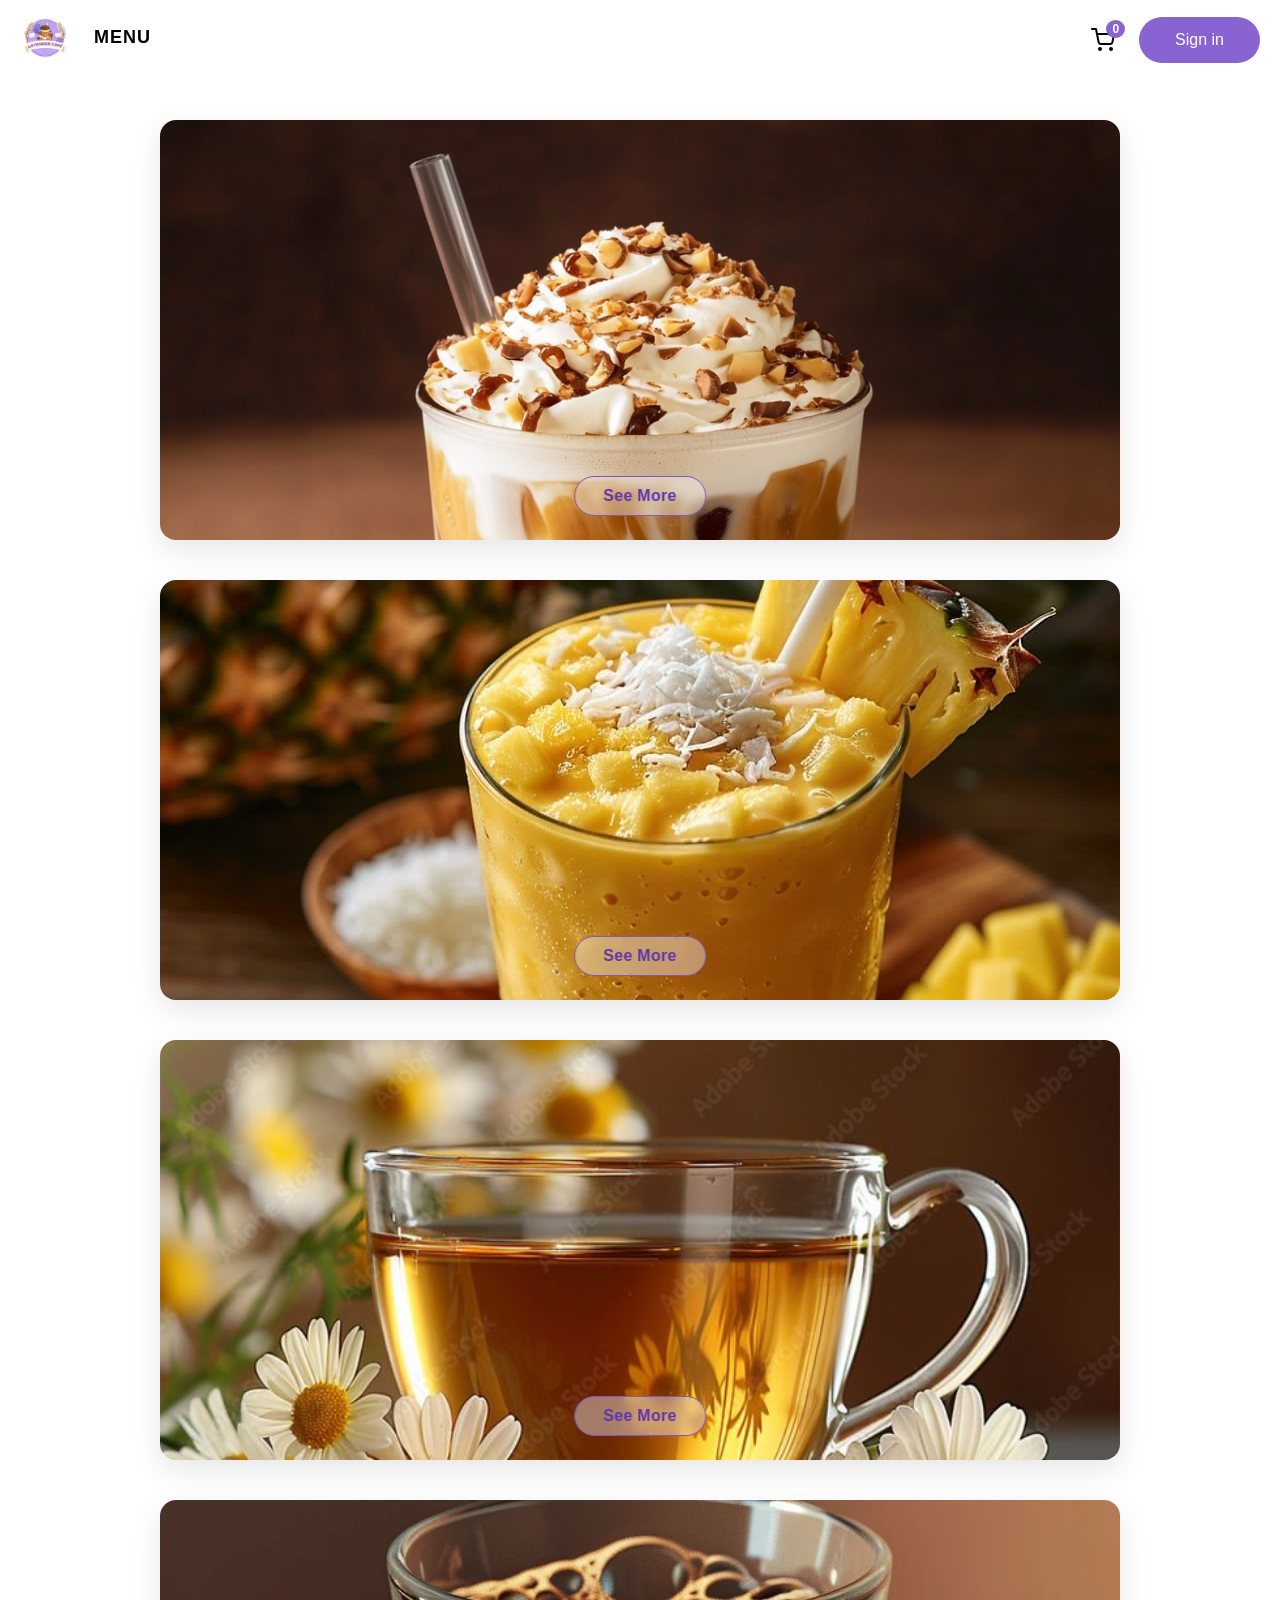
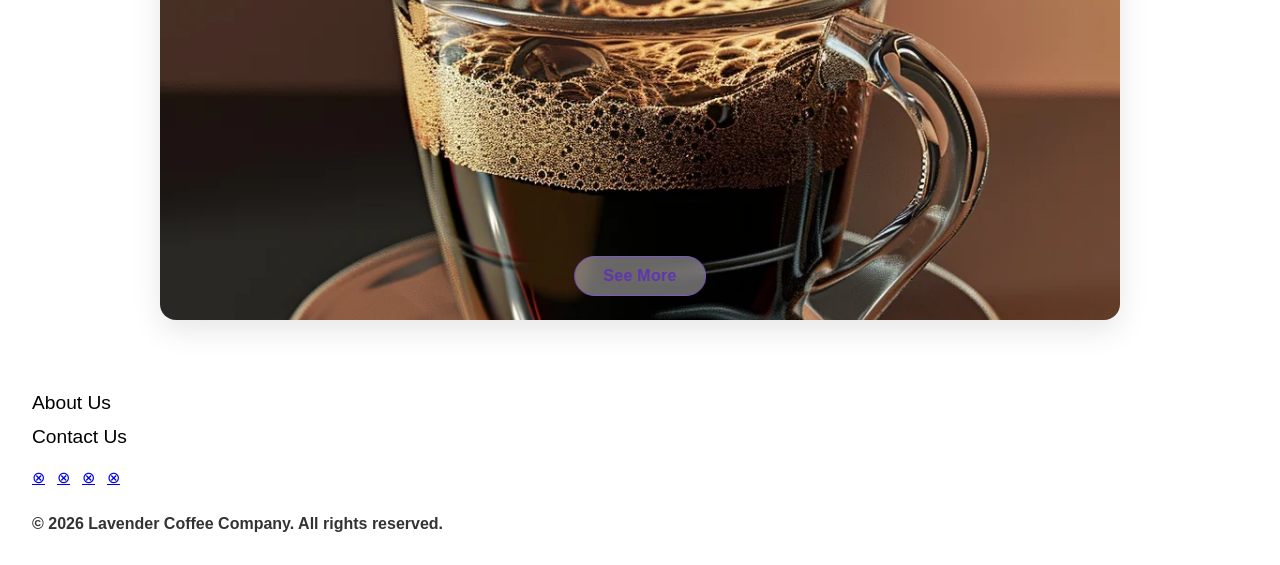
<file: HTML/index.html>
<!DOCTYPE html>
<html lang="en">
<head>
    <meta charset="UTF-8">
    <meta name="viewport" content="width=device-width, initial-scale=1.0">
    <title>Lavenders Cafe</title>
    <link rel="stylesheet" href="styles.css">
    <script src="site-header.js" defer></script>
    <script src="site-footer.js" defer></script>
</head>
<body>
  <!-- Custom Web Component Navigation Header -->
  <site-header></site-header>

  <!-- Main Home Content Container Housing Featured Hero Cards -->
  <div class="content">

        <!-- Hero Card 1: Iced Coffee Category Feature with Glassmorphic Overlay Button -->
        <div class="hero-card">
            <img src="images/iced hazelnut latte.png" class="hero-image img-1" alt="Iced Coffee">
            <a href="menu.html#2_" class="overlay-btn">See More</a>
        </div>

        <!-- Hero Card 2: Smoothies Category Feature with Link to Menu Section -->
        <div class="hero-card">
            <img src="images/Pineapple Smoothie.jpg" class="hero-image img-2" alt="Smoothies">
            <a href="menu.html#4_" class="overlay-btn">See More</a>
        </div>

        <!-- Hero Card 3: Tea Category Feature with Link to Menu Section -->
        <div class="hero-card">
            <img src="images/Chamomile Tea.jpg" class="hero-image img-3" alt="Tea">
            <a href="menu.html#5_" class="overlay-btn">See More</a>
        </div>

        <!-- Hero Card 4: Hot Coffee Category Feature with Link to Menu Section -->
        <div class="hero-card">
            <img src="images/americano.webp" class="hero-image img-4" alt="Coffee">
            <a href="menu.html#3_" class="overlay-btn">See More</a>
        </div>
  </div>

  <!-- Custom Web Component Footer -->
  <site-footer></site-footer>
</body>
</html>
</file>
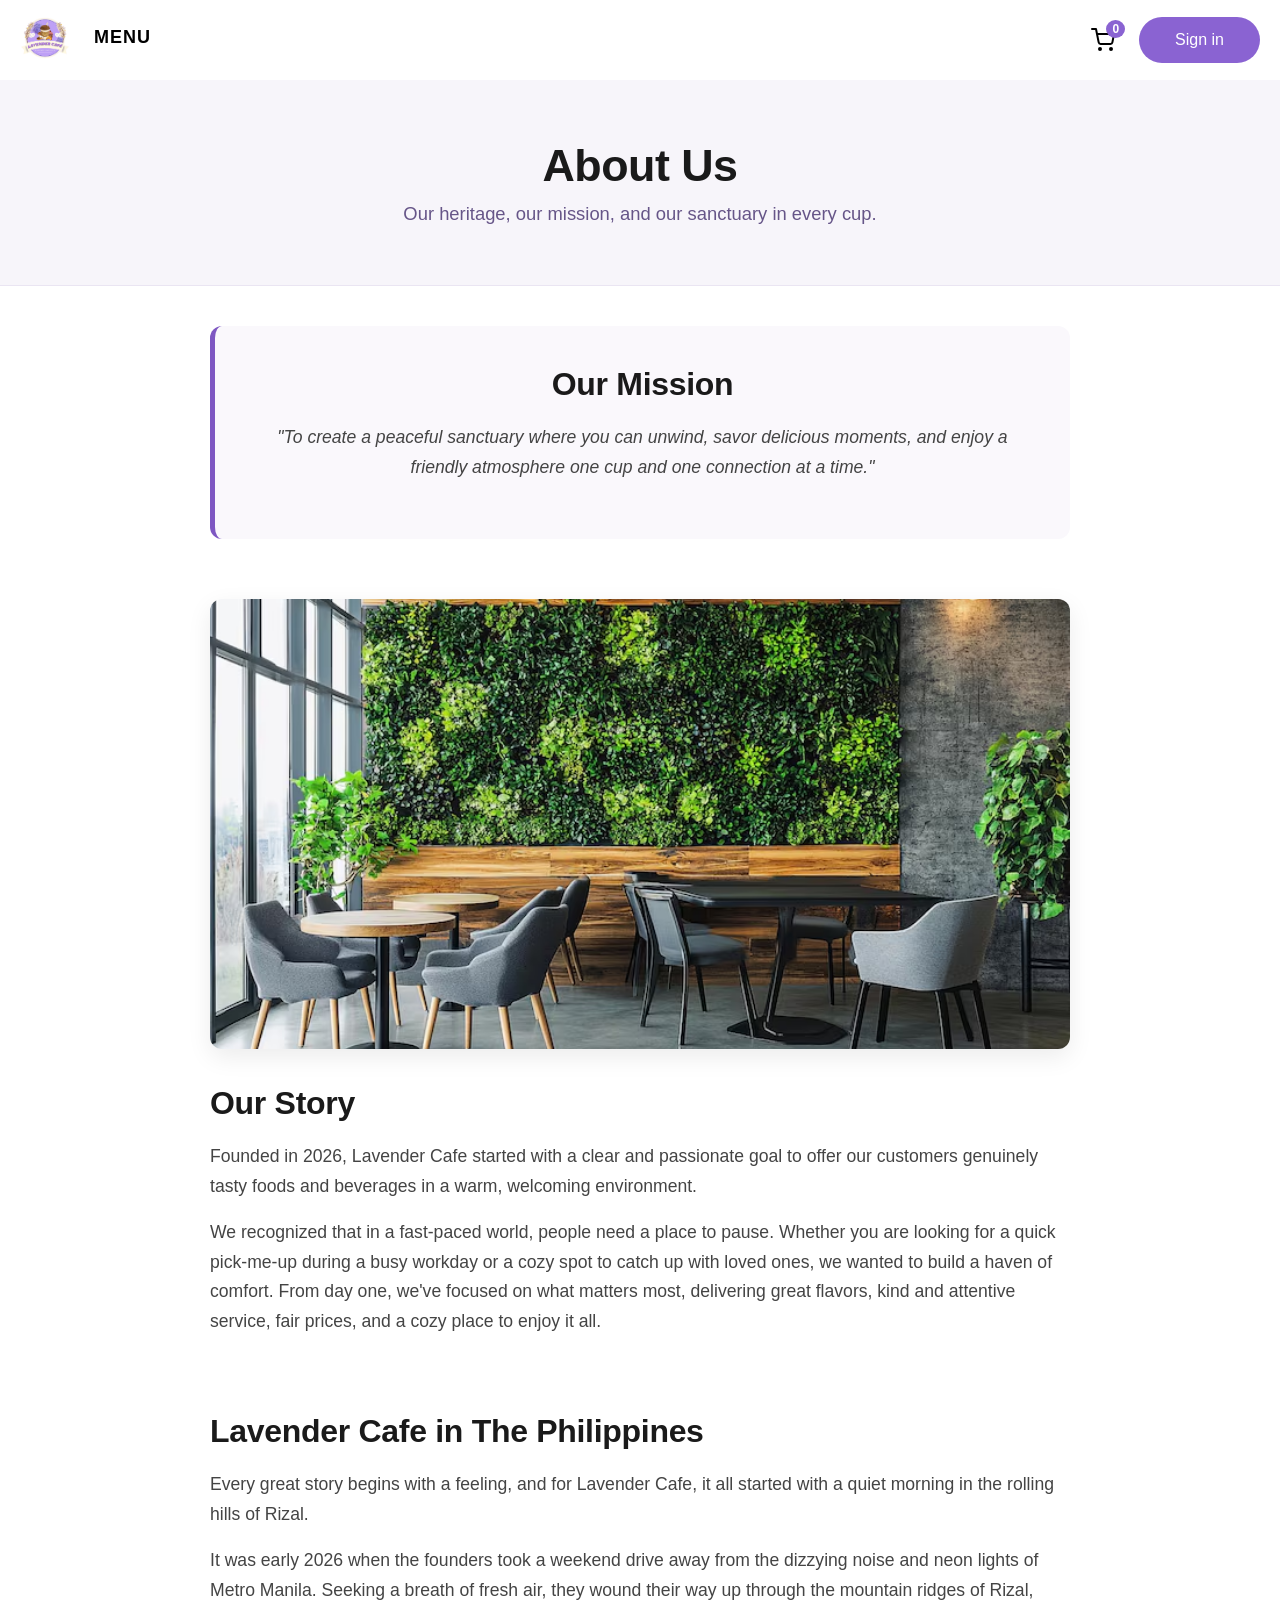
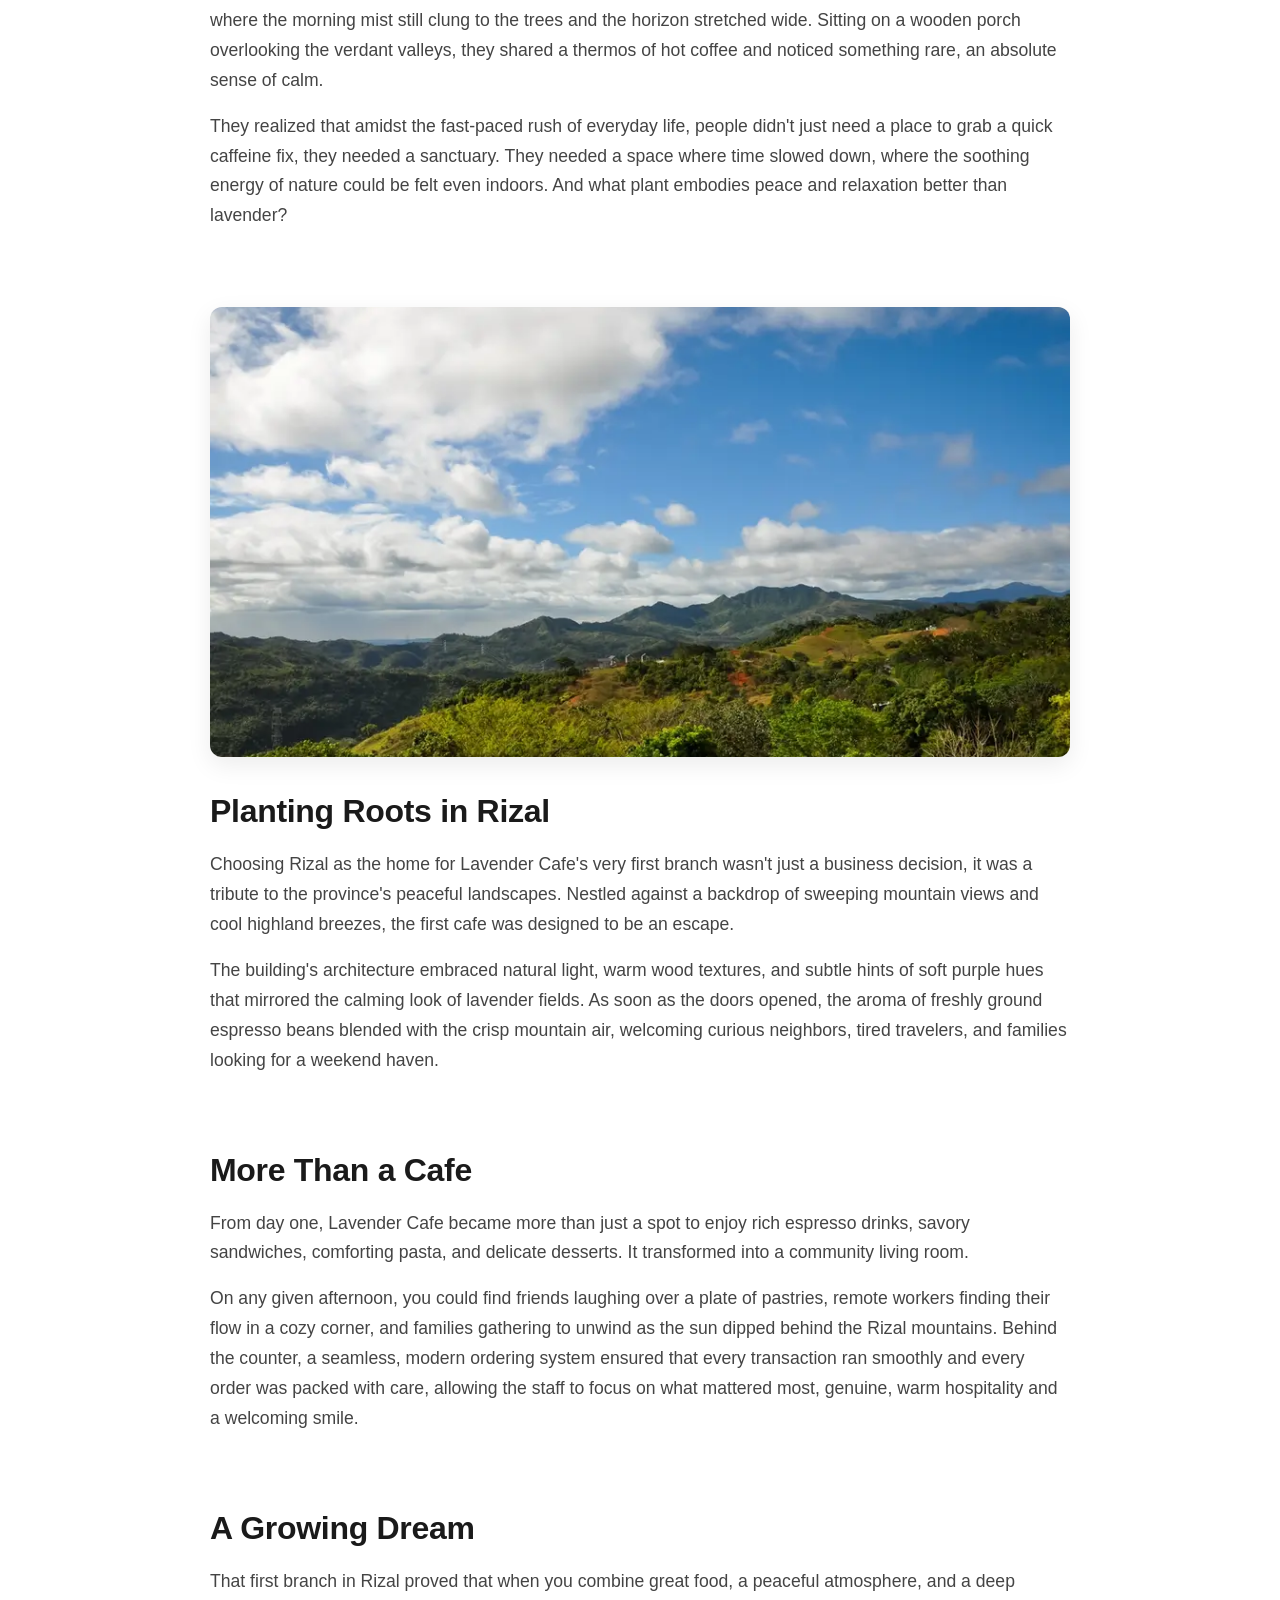
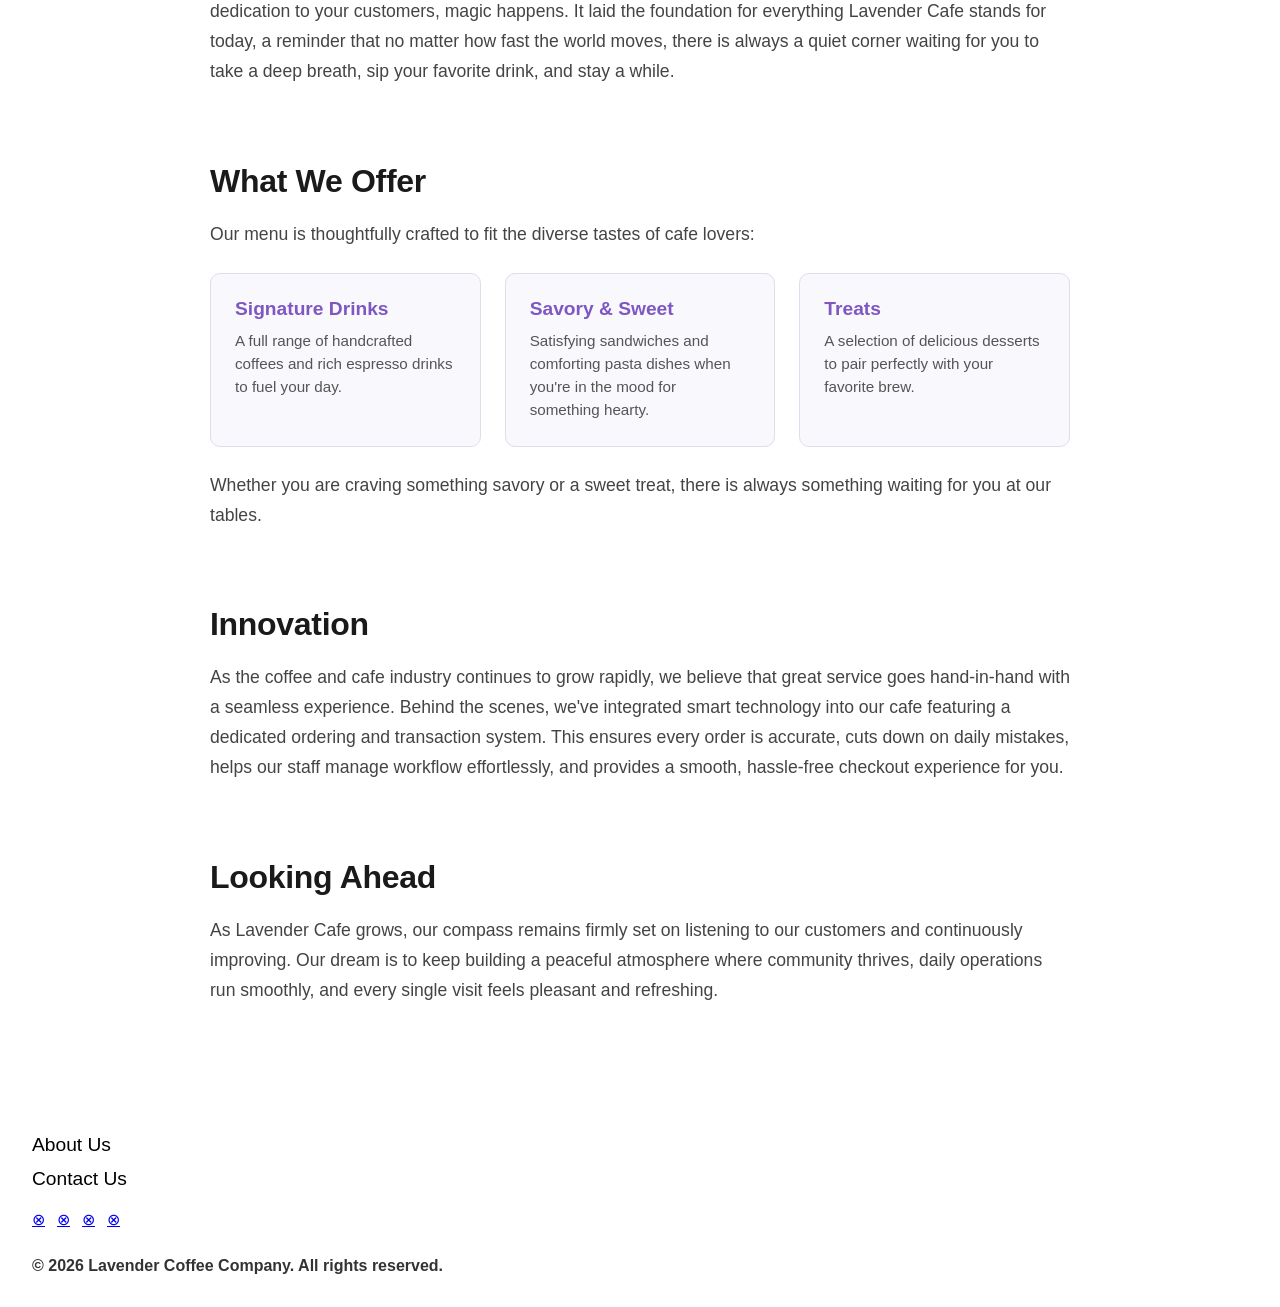
<file: HTML/about.html>
<!DOCTYPE html>
<html lang="en">
<head>
    <meta charset="UTF-8">
    <meta name="viewport" content="width=device-width, initial-scale=1.0">
    <title>About Us | Lavender Cafe</title>
    <link rel="stylesheet" href="styles.css">
    <script src="site-header.js" defer></script>
    <script src="site-footer.js" defer></script>
</head>
<body>
  <!-- Custom Web Component Header Insertion -->
  <site-header></site-header>
  
  <main class="about-page">
    <!-- Header Section: Title and Tagline -->
    <section class="about-hero">
      <div class="about-hero-content">
        <h1>About Us</h1>
        <p class="hero-subtitle">Our heritage, our mission, and our sanctuary in every cup.</p>
      </div>
    </section>

    <div class="about-container">
      <!-- Mission Statement Section -->
      <section class="about-section mission-section">
        <div class="text-section">
          <h2>Our Mission</h2>
          <p>"To create a peaceful sanctuary where you can unwind, savor delicious moments, and enjoy a friendly atmosphere one cup and one connection at a time."</p>
        </div>
      </section>

      <!-- Story Section -->
      <section class="about-section story-section">
        <div class="image-section">
          <img src="images/cafe.avif" alt="Lavender Cafe Interior">
        </div>
        <div class="text-section">
          <h2>Our Story</h2>
          <p>Founded in 2026, Lavender Cafe started with a clear and passionate goal to offer our customers genuinely tasty foods and beverages in a warm, welcoming environment.</p>
          <p>We recognized that in a fast-paced world, people need a place to pause. Whether you are looking for a quick pick-me-up during a busy workday or a cozy spot to catch up with loved ones, we wanted to build a haven of comfort. From day one, we've focused on what matters most, delivering great flavors, kind and attentive service, fair prices, and a cozy place to enjoy it all.</p>
        </div>
      </section>

      <!-- Local Heritage & Inspiration Section -->
      <section class="about-section">
        <div class="text-section">
          <h2>Lavender Cafe in The Philippines</h2>
          <p>Every great story begins with a feeling, and for Lavender Cafe, it all started with a quiet morning in the rolling hills of Rizal.</p>
          <p>It was early 2026 when the founders took a weekend drive away from the dizzying noise and neon lights of Metro Manila. Seeking a breath of fresh air, they wound their way up through the mountain ridges of Rizal, where the morning mist still clung to the trees and the horizon stretched wide. Sitting on a wooden porch overlooking the verdant valleys, they shared a thermos of hot coffee and noticed something rare, an absolute sense of calm.</p>
          <p>They realized that amidst the fast-paced rush of everyday life, people didn't just need a place to grab a quick caffeine fix, they needed a sanctuary. They needed a space where time slowed down, where the soothing energy of nature could be felt even indoors. And what plant embodies peace and relaxation better than lavender?</p>
        </div>
      </section>

      <!-- First Branch Establishment Details -->
      <section class="about-section">
        <div class="image-section">
          <img src="images/rizal.webp" alt="Rizal Mountain View">
        </div>
        <div class="text-section">
          <h2>Planting Roots in Rizal</h2>
          <p>Choosing Rizal as the home for Lavender Cafe's very first branch wasn't just a business decision, it was a tribute to the province's peaceful landscapes. Nestled against a backdrop of sweeping mountain views and cool highland breezes, the first cafe was designed to be an escape.</p>
          <p>The building's architecture embraced natural light, warm wood textures, and subtle hints of soft purple hues that mirrored the calming look of lavender fields. As soon as the doors opened, the aroma of freshly ground espresso beans blended with the crisp mountain air, welcoming curious neighbors, tired travelers, and families looking for a weekend haven.</p>
        </div>
      </section>

      <!-- Community Role Section -->
      <section class="about-section">
        <div class="text-section">
          <h2>More Than a Cafe</h2>
          <p>From day one, Lavender Cafe became more than just a spot to enjoy rich espresso drinks, savory sandwiches, comforting pasta, and delicate desserts. It transformed into a community living room.</p>
          <p>On any given afternoon, you could find friends laughing over a plate of pastries, remote workers finding their flow in a cozy corner, and families gathering to unwind as the sun dipped behind the Rizal mountains. Behind the counter, a seamless, modern ordering system ensured that every transaction ran smoothly and every order was packed with care, allowing the staff to focus on what mattered most, genuine, warm hospitality and a welcoming smile.</p>
        </div>
      </section>

      <section class="about-section">
        <div class="text-section">
          <h2>A Growing Dream</h2>
          <p>That first branch in Rizal proved that when you combine great food, a peaceful atmosphere, and a deep dedication to your customers, magic happens. It laid the foundation for everything Lavender Cafe stands for today, a reminder that no matter how fast the world moves, there is always a quiet corner waiting for you to take a deep breath, sip your favorite drink, and stay a while.</p>
        </div>
      </section>

      <!-- Product Offering Grid Breakdown -->
      <section class="about-section offer-section">
        <div class="text-section">
          <h2>What We Offer</h2>
          <p class="offer-intro">Our menu is thoughtfully crafted to fit the diverse tastes of cafe lovers:</p>
          
          <div class="offer-grid">
            <div class="offer-card">
              <h3>Signature Drinks</h3>
              <p>A full range of handcrafted coffees and rich espresso drinks to fuel your day.</p>
            </div>
            <div class="offer-card">
              <h3>Savory & Sweet</h3>
              <p>Satisfying sandwiches and comforting pasta dishes when you're in the mood for something hearty.</p>
            </div>
            <div class="offer-card">
              <h3>Treats</h3>
              <p>A selection of delicious desserts to pair perfectly with your favorite brew.</p>
            </div>
          </div>
          
          <p class="offer-outro">Whether you are craving something savory or a sweet treat, there is always something waiting for you at our tables.</p>
        </div>
      </section>

      <!-- Tech Innovation & Future Vision Section -->
      <section class="about-section">
        <div class="text-section">
          <h2>Innovation</h2>
          <p>As the coffee and cafe industry continues to grow rapidly, we believe that great service goes hand-in-hand with a seamless experience. Behind the scenes, we've integrated smart technology into our cafe featuring a dedicated ordering and transaction system. This ensures every order is accurate, cuts down on daily mistakes, helps our staff manage workflow effortlessly, and provides a smooth, hassle-free checkout experience for you.</p>
        </div>
      </section>

      <section class="about-section">
        <div class="text-section">
          <h2>Looking Ahead</h2>
          <p>As Lavender Cafe grows, our compass remains firmly set on listening to our customers and continuously improving. Our dream is to keep building a peaceful atmosphere where community thrives, daily operations run smoothly, and every single visit feels pleasant and refreshing.</p>
        </div>
      </section>
    </div>
  </main>

  <!-- Custom Web Component Footer Insertion -->
  <site-footer></site-footer>
</body>
</html>
</file>
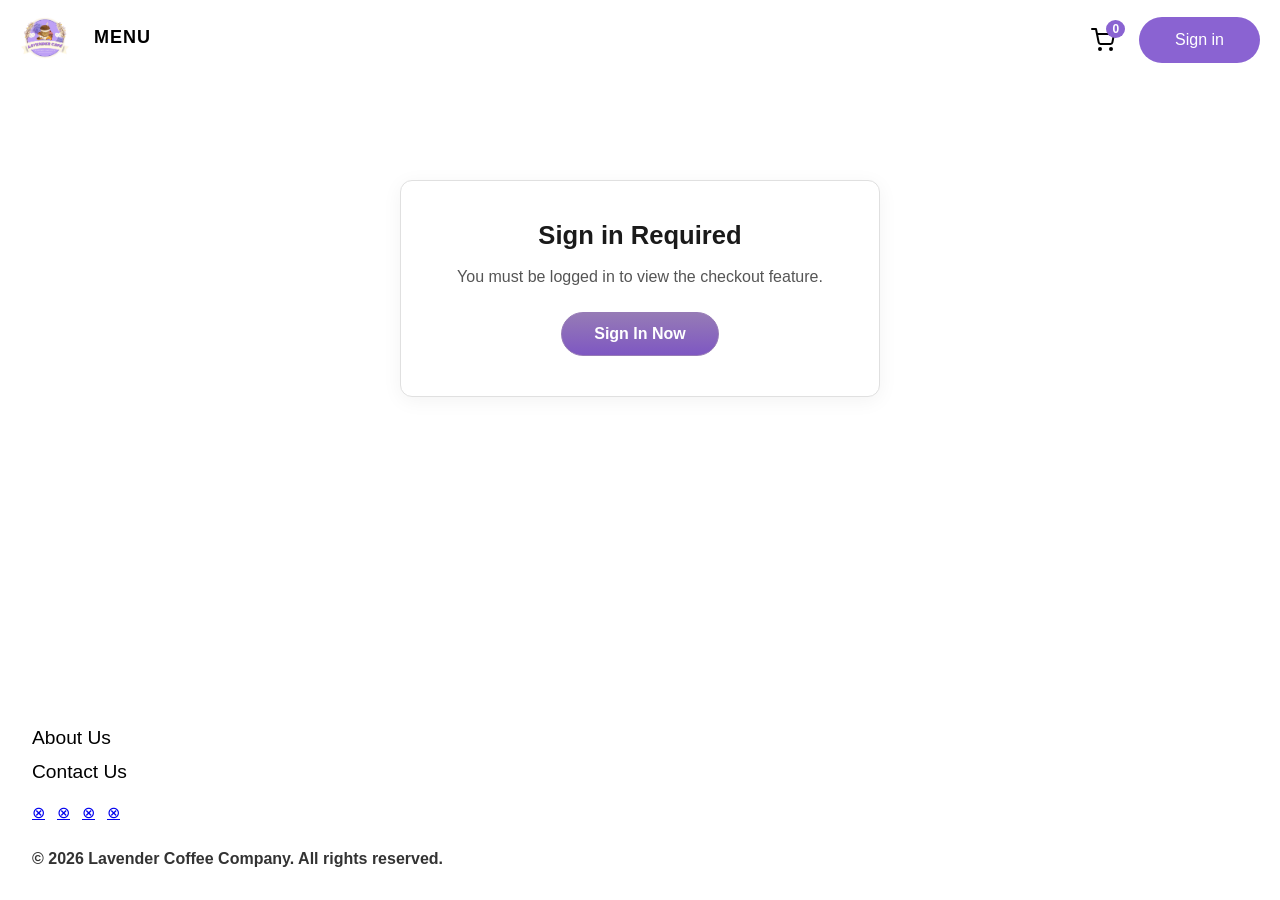
<file: HTML/checkout.html>
<!DOCTYPE html>
<html lang="en">
<head>
    <meta charset="UTF-8">
    <meta name="viewport" content="width=device-width, initial-scale=1.0">
    <title>Checkout</title>
    <link rel="stylesheet" href="styles.css">
    <script src="site-header.js" defer></script>
    <script src="site-footer.js" defer></script>
    <script src="checkout.js" defer></script>
</head>
<body class="checkout-page-body">
  <!-- Custom Web Component Navigation Header -->
  <site-header></site-header>

  <main class="checkout-container">
    <!-- Authentication Guard Fallback: Shown when the user is NOT logged in -->
    <div id="auth-required-message" class="auth-warning-card u-hidden">
      <h2>Sign in Required</h2>
      <p>You must be logged in to view the checkout feature.</p>
      <a href="Login.html" class="btn-submit">Sign In Now</a>
    </div>

    <!-- Post-Checkout Success Screen / Digital Receipt View (Hidden by default) -->
    <div id="payment-success-content" class="success-screen u-hidden">
      <h1 class="success-heading">Payment Successful</h1>
      
      <!-- Printable-Style Receipt Card -->
      <div class="receipt-card">
        <h3>Lavender Coffee Company</h3>
        <p class="receipt-date" id="receiptDate">Date: --</p>
        <p class="receipt-payment-method" id="receiptPaymentMethod">Payment Method: --</p>
        <p class="receipt-phone u-hidden" id="receiptPhone">Phone Number: --</p>
        <p class="receipt-ref u-hidden" id="receiptRef">Ref No: --</p>
        <div class="receipt-divider"></div>
        
        <!-- Itemized Purchased Products List (Dynamically populated via checkout.js) -->
        <div class="receipt-items-list" id="receiptItemsList">
        </div>
        
        <div class="receipt-divider"></div>
        
        <!-- Financial Breakdown Rows -->
        <div class="receipt-summary-row">
          <span>Total Due:</span>
          <span id="receiptTotalPaid">PHP 0.00</span>
        </div>
        <div class="receipt-summary-row">
          <span>Amount Tendered:</span>
          <span id="receiptAmountTendered">PHP 0.00</span>
        </div>
        <div class="receipt-summary-row change-row">
          <span>Change:</span>
          <span id="receiptChange">PHP 0.00</span>
        </div>
      </div>

      <!-- Action Button to Return Home -->
      <a href="index.html" class="btn-submit">Return to Home</a>
    </div>

    <!-- Active Checkout Layout: Shown ONLY when the user is logged in -->
    <div id="checkout-content" class="checkout-layout u-hidden">
      
      <!-- Left Column: Payment Methods and Form Details -->
      <section class="checkout-main">
        <h1 class="checkout-title">Checkout</h1>
        
        <div class="payment-section">
          <h2 class="section-heading">Choose your payment method</h2>
          <p class="sub-label">Payment method</p>
          
          <div class="payment-options">
            <!-- Primary E-Wallet / Card Option Selector -->
            <label class="payment-option">
              <input type="radio" name="payment-method" value="ewallet" checked>
              <span>E-WALLET/CARD</span>
            </label>
            
            <!-- Indented Sub-categories under E-Wallet/Card -->
            <div class="wallet-subcategories" id="walletSubcategories">
              <label class="wallet-sub-option">
                <input type="radio" name="wallet-provider" value="gcash" checked>
                <span>GCash</span>
              </label>
              <label class="wallet-sub-option">
                <input type="radio" name="wallet-provider" value="paypal">
                <span>PayPal</span>
              </label>
              <label class="wallet-sub-option">
                <input type="radio" name="wallet-provider" value="credit-card">
                <span>Credit / Debit Card</span>
              </label>
            </div>
          </div>
        </div>

        <!-- Privacy Policy Notice Container -->
        <div class="privacy-note">
          <p>Your privacy is important to us; we work hard to keep your trust. If you've got questions about this serious matter.</p>
        </div>
      </section>

      <!-- Right Column: Interactive Cart Summary & Subtotal Review -->
      <aside class="checkout-summary">
        <div class="summary-header">
          <h3>IN YOUR CART</h3>
          <a href="menu.html" class="edit-cart-link">Edit cart</a>
        </div>

        <!-- Cart Items List Container (Dynamically populated via checkout.js) -->
        <div class="cart-items-list" id="cartItemsList">
        </div>

        <div class="summary-divider"></div>

        <!-- Subtotal Row Display -->
        <div class="subtotal-row">
          <span>Subtotal</span>
          <span id="cartSubtotal">PHP 0.00</span>
        </div>

        <!-- Trigger Button to Open Payment Modal -->
        <button type="button" class="btn-proceed-payment" id="btnProceedPayment">Proceed Payment</button>
      </aside>

    </div>
  </main>

  <!-- Payment Deposit Modal Popup Overlay -->
  <div class="payment-modal-overlay" id="paymentModal">
    <div class="payment-modal">
      <!-- Modal Close Control Button -->
      <button class="modal-close-btn" id="paymentModalClose">&times;</button>
      <h2 id="modalHeading">Enter Payment Details</h2>
      <p id="modalSubtotalDisplay" class="modal-subtotal-text">Total Due: PHP 0.00</p>
      
      <!-- Container for Dynamically Injected Input Fields Based on Selected Payment Provider -->
      <div id="modalDynamicInputs" class="modal-dynamic-container"></div>

      <!-- Error Message Feedback Container -->
      <div id="paymentErrorMsg" class="payment-error-msg u-hidden"></div>

      <!-- Final Transaction Confirmation Button -->
      <button type="button" class="btn-submit btn-full-width" id="confirmPayBtn">Pay</button>
    </div>
  </div>

  <!-- Custom Web Component Footer -->
  <site-footer></site-footer>
</body>
</html>
</file>
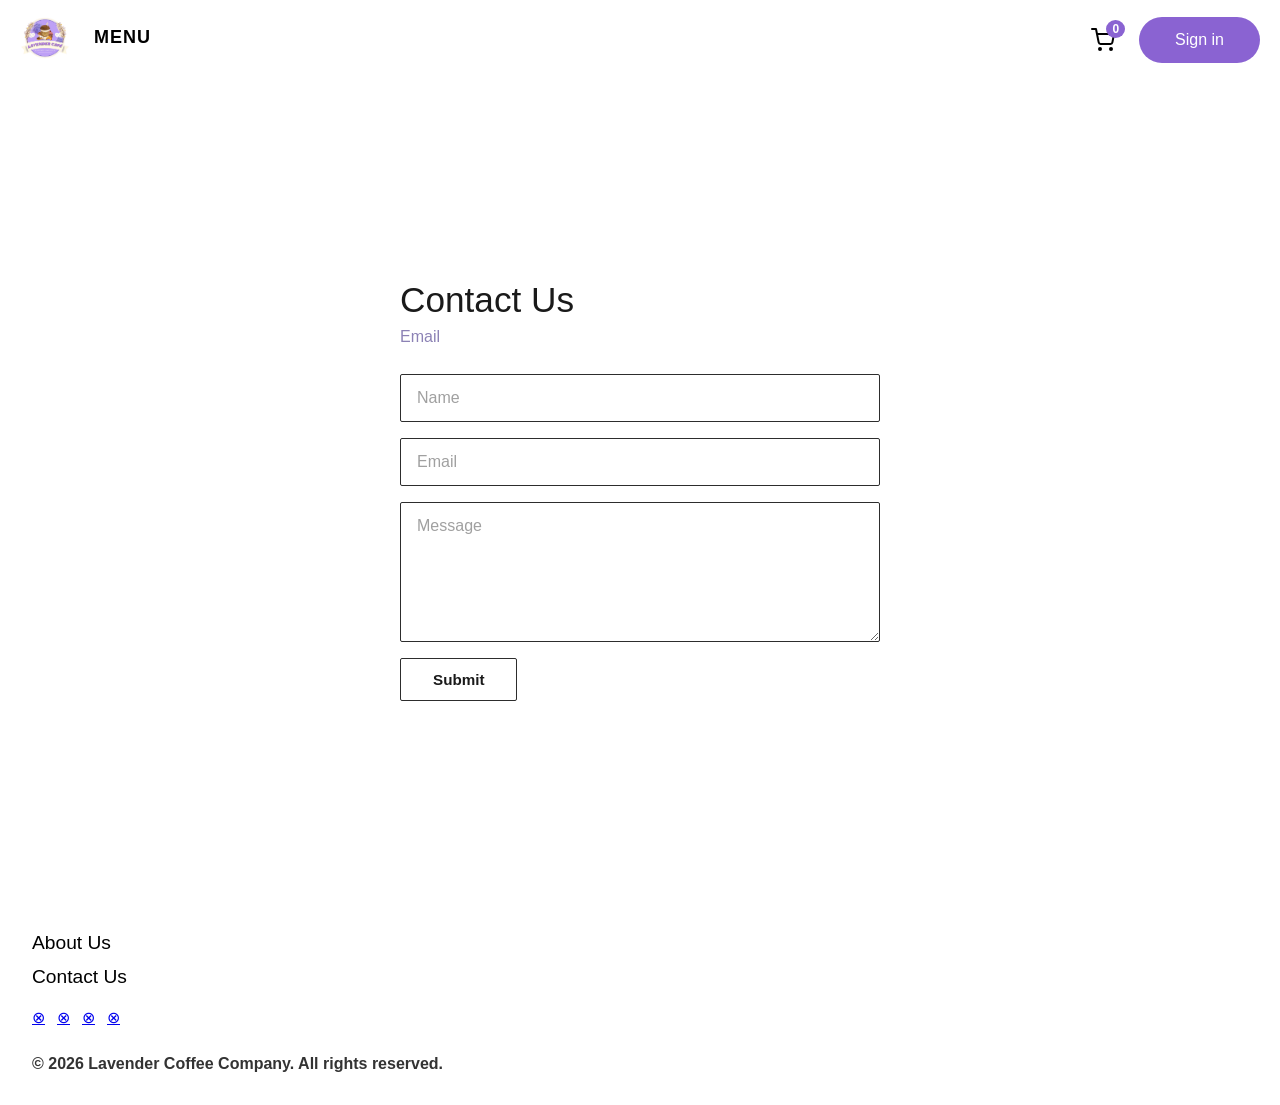
<file: HTML/contacts.html>
<!DOCTYPE html>
<html lang="en">
<head>
    <meta charset="UTF-8">
    <meta name="viewport" content="width=device-width, initial-scale=1.0">
    <title>Contacts</title>
    <link rel="stylesheet" href="styles.css">
    <script src="site-header.js" defer></script>
    <script src="site-footer.js" defer></script>
</head>
<body>
  <!-- Custom Navigation Header -->
  <site-header></site-header>
  
<!-- Centered Contact Form Container Wrapper -->
<div class="contact-page-wrapper">
  <div class="contact-card">
    <h1 class="title">Contact Us</h1>
    <p class="email-text">Email</p>
    
    <!-- Inquiry Submission Form -->
    <form class="contact-form" action="/contact" method="POST">
      <!-- Input field for user full name -->
      <input type="text" name="name" placeholder="Name" class="form-input" required>
      <!-- Input field for contact email -->
      <input type="email" name="email" placeholder="Email" class="form-input" required>
      <!-- Textarea for message body -->
      <textarea name="message" placeholder="Message" class="form-textarea" required></textarea>
      <!-- Submit Button -->
      <button type="submit" class="submit-btn">Submit</button>
    </form>
  </div>
</div>

<!-- Custom Site Footer -->
<site-footer></site-footer>
</body>
</html>
</file>
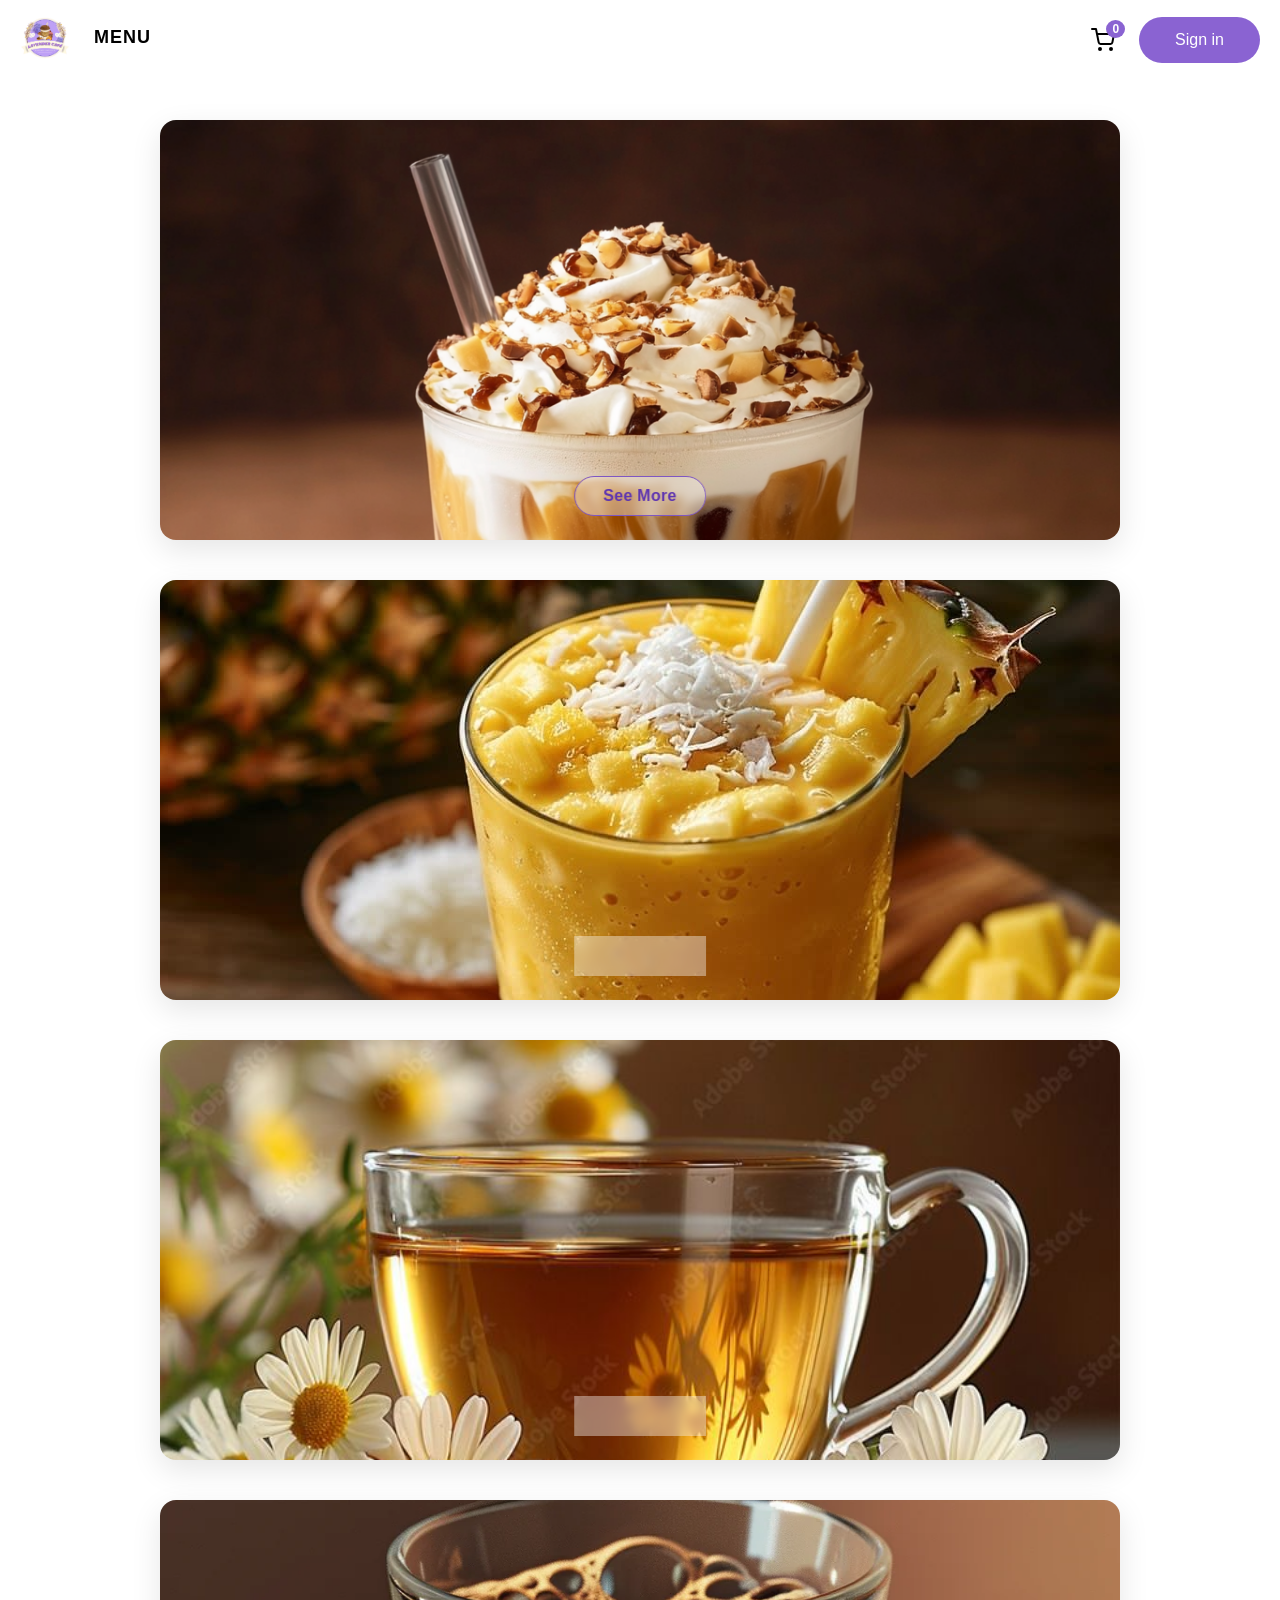
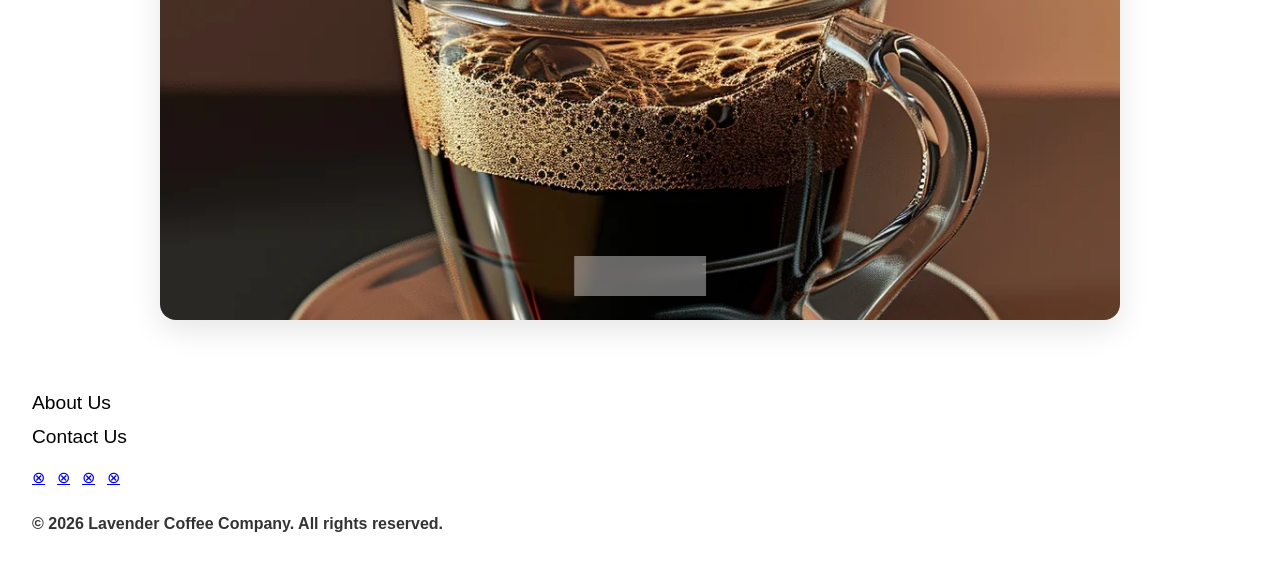
<file: HTML/Home.html>
<!DOCTYPE html>
<html lang="en">
<head>
    <meta charset="UTF-8">
    <meta name="viewport" content="width=device-width, initial-scale=1.0">
    <title>Document</title>
    <link rel="stylesheet" href="styles.css">
    <script src="site-header.js" defer></script>
    <script src="site-footer.js" defer></script>
</head>
<body>
  <site-header></site-header>

  <div class="content">

        <div class="hero-card">
            <img src="iced hazelnut latte.png" class="hero-image img-1" alt="Iced Coffee">
            <a href="menu.html#2_" class="overlay-btn">See More</a>
        </div>

        <div class="hero-card">
            <img src="Pineapple Smoothie.jpg" class="hero-image img-2" alt="Smoothies">
            <a href="menu.html#4_" class="overlay-btn">See More</a>
        </div>

        <div class="hero-card">
            <img src="Chamomile Tea.jpg" class="hero-image img-3" alt="Tea">
            <a href="menu.html#5_" class="overlay-btn">See More</a>
        </div>

        <div class="hero-card">
            <img src="americano.webp" class="hero-image img-4" alt="Coffee">
            <a href="menu.html#3_" class="overlay-btn">See More</a>
        </div>
  </div>

  <site-footer></site-footer>

</body>
</html>
</file>
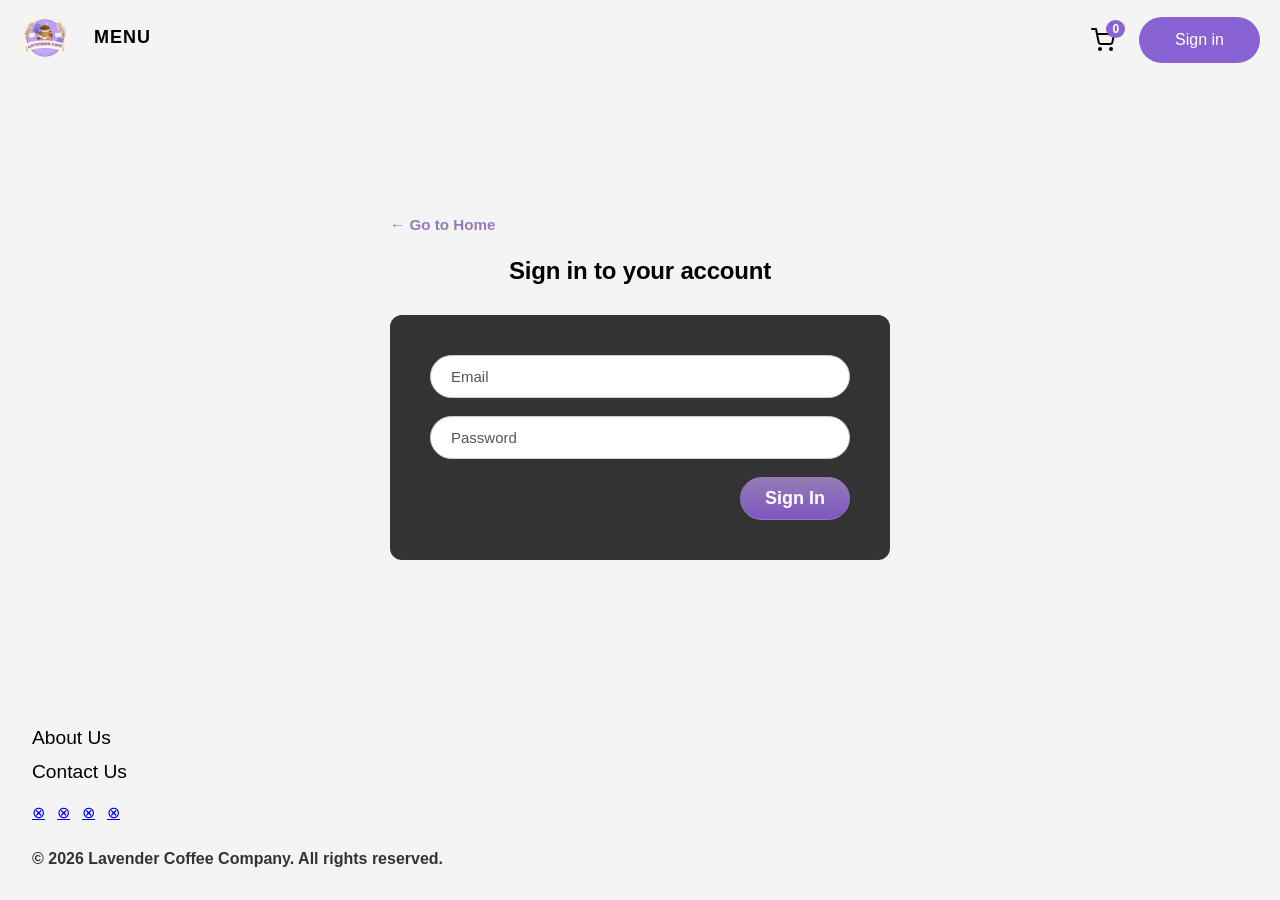
<file: HTML/Login.html>
<!DOCTYPE html>
<html lang="en">
<head>
  <meta charset="UTF-8">
  <meta name="viewport" content="width=device-width, initial-scale=1.0">
  <title>Sign-in/Login</title>
  <link rel="stylesheet" href="styles.css">
  <script src="site-header.js" defer></script>
  <script src="site-footer.js" defer></script>
  <script src="login.js" defer></script>
</head>
<body class="login-page-body">
  <!-- Custom Web Component Navigation Header -->
  <site-header></site-header>
  
  <!-- Main Authentication Container Wrapper -->
   <main class="login-container">
    <div class="login-wrapper">
      <!-- Back Navigation Link Returning User to Home Page -->
      <a href="index.html" class="back-link">
        &larr; Go to Home
      </a>
      
      <!-- Authentication Header Heading -->
      <h2 class="login-heading">Sign in to your account</h2>

   <!-- Form Container Card -->
   <div class="form-container">
    <!-- Login/Sign-in Form Handling User Credentials-->
    <form action="#" method="POST">
      <!-- Email Input Group -->
     <div class="input-group">
        <input type="email" placeholder="Email" required>
      </div>
     <!-- Password Input Group -->
     <div class="input-group">
        <input type="password" placeholder="Password" required>
      </div>
      <!-- Action Button Group -->
     <div class="button-group">
        <button type="submit" class="btn-submit">Sign In</button>
      </div>
    </form>
   </div>
  </div>
  </main>

<!-- Custom Web Component Footer -->
<site-footer></site-footer>
</body>
</html>
</file>
<file: HTML/styles.css>
/* ==========================================
   BASE STYLES
   ========================================== */

/* Universal Reset: Standardize margins, padding, box sizing, and default typography */
 * {
  margin: 0;
  padding: 0;
  box-sizing: border-box;
  font-family: Arial, sans-serif;
}

/* Page Body Layout: footer architecture using Flexbox column layout */
body {
  background-color: #ffffff;
  color: #333333;
  min-height: 100vh;
  display: flex;
  flex-direction: column;
}

/* Custom Web Component wrappers set as block elements */
site-header {
  display: block;
  width: 100%;
}

site-footer {
  display: block;
  width: 100%;
  margin-top: auto; /* Push footer to the bottom of the viewport */
}

/* Page containers expanding flexibly within body */
.container, 
.content, 
.about-container, 
.contact-page-wrapper, 
.login-container {
  flex: 1;
}

/* ==========================================
    NAVBAR & FOOTER
   ========================================== */

/* Navigation Header Bar */
.navbar {
  display: flex;
  align-items: center;
  justify-content: flex-start;
  width: 100%;            
  min-height: 80px;
  padding: 10px 20px;           
}

.nav-left {
  display: flex;
  align-items: center;
  gap: 1.5rem;
}

/* Cart Icon Button & Badge Positioning */
.cart-btn {
  position: relative;
  display: flex;
  align-items: center;
  justify-content: center;
  text-decoration: none;
  color: #000000;
  padding: 8px;
}

/* Dynamic Counter Badge over Cart Icon */
.cart-badge {
  position: absolute;
  top: 0;
  right: -2px;
  background-color: #8a63d2;
  color: #ffffff;
  font-size: 0.75rem;
  font-weight: bold;
  border-radius: 50%;
  padding: 2px 6px;
  min-width: 18px;
  text-align: center;
}

.nav-right {
  display: flex;
  align-items: center;
  gap: 16px;
  margin-left: auto;
}

.logo {
  height: 50px; 
  width: auto;
}

/* Active Nav Link Underline Styling */
.menu-btn {
  position: relative;
  background: none;
  border: none;
  font-size: 18px;
  font-weight: 700;
  cursor: pointer;
  text-decoration: none;
  color: #000000;
  padding-bottom: 6px;
  letter-spacing: 1px;
  display: inline-block;
  transition: color 0.2s ease;
}

.menu-btn:hover {
  color: #8a63d2;
}

.menu-btn.active::after {
  content: "";
  position: absolute;
  bottom: 0;
  left: 0;
  width: 100%;
  height: 4px;
  background-color: #8a63d2;
  border-radius: 2px 2px 0 0;
}

.sign-in-btn {
  background-color: #8a63d2; 
  color: #ffffff;
  padding: 14px 36px;
  border-radius: 50px;     
  text-decoration: none;
  font-weight: 500;
  font-size: 16px;
  display: inline-block;
}

/* Footer */
.footer {
  width: 100%;
  padding: 2rem;
  display: flex;
  flex-direction: column;
  gap: 1.25rem;  
}

.footer-nav {
  display: flex;
  flex-direction: column;
  align-items: flex-start;
  gap: 0.75rem;
}

.footer-nav a {
  font-size: 1.2rem;
  text-decoration: none;
  color: #000000;
}

.social {
  display: flex;
  flex-direction: column;
  align-items: flex-start;
  gap: 0.5rem;
}

.social-icons {
  display: flex;
  gap: 0.75rem;
}

.copyright {
  font-size: 1.0rem;
  font-weight: 600;
  margin-top: 0.5rem;
  font-family: sans-serif;
}


/* ==========================================
    HOME PAGE 
   ========================================== */

/* Styling layout for Home Page */
.content {
  width: 100%;
  max-width: 1000px;
  margin: 40px auto; 
  padding: 0 20px;
  display: flex;
  flex-direction: column;
  align-items: center;    
  gap: 40px;
}

.hero-card {
  position: relative;
  width: 100%;
  display: flex;
  align-items: center;
  justify-content: center;
}

.hero-image {
 width: 100%;
  height: 420px;
  object-fit: cover;
  display: block;
  border-radius: 16px;
  box-shadow: 0 10px 30px rgba(0, 0, 0, 0.1);
  transition: transform 0.4s ease, box-shadow 0.4s ease;
}

/* Glassmorphic Overlay Button */
.overlay-btn {
  position: absolute;
  bottom: 24px;                 
  left: 50%;
  transform: translateX(-50%);   
  display: inline-block;
  padding: 10px 28px;
  border: 1.5px solid #7E57C2;   
  color: #5E35B1;                
  background-color: rgba(255, 255, 255, 0.4);
  backdrop-filter: blur(4px);
  border-radius: 50px;
  text-decoration: none;
  font-weight: 700;
  font-size: 1rem;
  letter-spacing: 0.3px;
  transition: opacity 0.3s ease, background-color 0.3s ease;
  z-index: 2;
}

.overlay-btn:hover {
  opacity: 0.75;
  background-color: rgba(255, 255, 255, 0.88);
}

/* Object Position Tweaks for Image Alignment */
.img-1 { 
  object-position: top; 
}

.img-2 { 
  object-position: 50% 30%; 
}

.img-3 { 
  object-position: center; 
}

.img-4 { 
  object-position: 50% 30%; 
}


/* ==========================================
   LOGIN PAGE
   ========================================== */

/* Full-height layout styling specific to the login page body */
.login-page-body {
  background-color: #f4f4f4;
  display: flex;
  flex-direction: column;
  min-height: 100vh;
  margin: 0;
}

/* Centered container wrapper for the login card/form */
.login-container {
  flex: 1;
  display: flex;
  align-items: center;
  justify-content: center;
  padding: 40px 20px;
}

.login-wrapper {
  width: 100%;
  max-width: 500px;
}

/* Back navigation link styling */
.back-link {
  display: inline-block;
  color: #967BB6;
  text-decoration: none;
  font-weight: 700;
  font-size: 0.95rem;
  margin-bottom: 24px;
  transition: color 0.2s ease;
}

.back-link:hover {
  color: #7E57C2;
}

/* Login form title heading */
.login-heading {
  text-align: center;
  font-size: 1.5rem;
  font-weight: 700;
  color: #000000;
  margin-bottom: 30px;
  letter-spacing: -0.2px;
}

/* Dark-themed background container for login inputs */
.form-container {
  background-color: #333333;
  padding: 40px;
  width: 100%;
  border-radius: 12px;
}

.input-group {
  margin-bottom: 18px;
}

/* Rounded form input fields */
.input-group input {
  width: 100%;
  padding: 12px 20px;
  font-size: 15px;
  color: #333333;
  box-sizing: border-box;
  border-radius: 25px;
  border: 1px solid #ccc;
}

.input-group input::placeholder {
  color: #555555;
}

.button-group {
  display: flex;
  justify-content: flex-end;
}

/* Primary gradient submit button */
.btn-submit {
  background: linear-gradient(to bottom, #967BB6 0%, #7E57C2 100%);
  color: #ffffff;
  font-size: 18px;
  font-weight: bold;
  padding: 10px 24px;
  border: 1px solid #967BB6;
  border-radius: 25px;
  cursor: pointer;
  transition: background 0.2s;
}

.btn-submit:hover {
  background: linear-gradient(to bottom, #7E57C2 100%);
}

.btn-submit:active {
  transform: translateY(1px);
  box-shadow: inset 0 2px 4px rgba(0, 0, 0, 0.4);
}


/* ==========================================
    MENU PAGE
   ========================================== */

/* Main container layout for sidebar and products */
.container {
  display: flex;
  width: 100%;
  max-width: 1200px;
  margin: 0 auto;
  padding: 20px;
  gap: 60px;
}

.sidebar {
  width: 220px;
  flex-shrink: 0;
}

.sidebar h2 {
  font-size: 1.1rem;
  margin: 24px 0 12px 0;
  color: #000;
}

.category-list {
  list-style: none;
}

.category-list li {
  margin-bottom: 12px;
}

/* Category sidebar links */
.category-list a {
  text-decoration: none;
  color: #6b6b6b;
  font-size: 1.3rem;
  transition: color 0.2s;
}

.category-list a:hover,
.category-list a.active {
  color: #000;
}

.main-content {
  flex-grow: 1;
}

.drinks {
  color: #6b6b6b;
  font-size: 0.9rem;
  margin-bottom: 8px;
}

.drinks span {
  color: #000;
  font-weight: bold;
}

.content-header h1 {
  font-size: 2rem;
  margin-bottom: 32px;
}

/* 4-column CSS Grid for product item cards */
.product-grid {
  display: grid;
  grid-template-columns: repeat(4, 1fr);
  gap: 32px 20px;
}

.product-card {
  display: flex;
  flex-direction: column;
  align-items: center;
  text-align: center;
  cursor: pointer;
}

/* Circular image wrapper for menu items */
.image-wrapper {
  width: 140px;
  height: 140px;
  border-radius: 50%;
  display: flex;
  align-items: center;
  justify-content: center;
  margin-bottom: 16px;
  overflow: hidden;
}

.image-wrapper img {
  width: 100%;
  height: 100%;
  object-fit: cover;
  transition: transform 0.3s ease;
}

.product-card:hover .image-wrapper img {
  transform: scale(1.08);
}

.product-title {
  width: 100%;
  max-width: 140px;
  text-align: center;
  font-size: 1rem;
  font-weight: 500;
  color: #212121;
  line-height: 1.3;
}

/* Product Detail Modal Overlay */
.product-modal-overlay {
  display: flex;
  pointer-events: none;
  position: fixed;
  top: 0;
  left: 0;
  width: 100%;
  height: 100%;
  background-color: rgba(0, 0, 0, 0.6);
  z-index: 1000;
  align-items: center;
  justify-content: center;
  opacity: 0;
  transition: opacity 0.25s ease-in-out, visibility 0.25s ease-in-out;
}

.product-modal-overlay.active {
  display: flex;
  pointer-events: auto;
  opacity: 1;
}

/* Modal dialog container */
.product-modal {
  background-color: #ffffff;
  width: 90%;
  max-width: 750px;
  border-radius: 4px;
  display: flex;
  position: relative;
  box-shadow: 0 4px 24px rgba(0, 0, 0, 0.2);
  overflow: hidden;
  transform: scale(0.95);
  transition: transform 0.25s cubic-bezier(0.2, 0.8, 0.2, 1);
}

.product-modal-overlay.active .product-modal {
  transform: scale(1);
}

/* Modal close button */
.modal-close-btn {
  position: absolute;
  top: 16px;
  right: 20px;
  background: none;
  border: none;
  font-size: 32px;
  cursor: pointer;
  color: #1a1a1a;
  z-index: 10;
  line-height: 1;
}

/* Left side panel of the modal containing the product image */
.modal-left {
  width: 45%;
  background-color: #967BB6;
  display: flex;
  align-items: center;
  justify-content: center;
  padding: 50px 30px;
}

.modal-left img {
  width: 100%;
  max-height: 340px;
  object-fit: contain;
}

/* Right side panel of the modal containing details, pricing, and controls */
.modal-right {
  width: 55%;
  padding: 50px 36px;
  display: flex;
  flex-direction: column;
  justify-content: flex-start;
}

.modal-title {
  font-size: 1.8rem;
  font-weight: 700;
  color: #000000;
  margin-bottom: 6px;
}

.modal-description {
  font-size: 0.95rem;
  color: #333333;
  line-height: 1.5;
}

/* Sidebar category list spacing utility */
.sidebar .category-list + .category-list {
  margin-top: 36px;
}

.modal-price {
  font-size: 1.4rem;
  font-weight: 700;
  color: #7E57C2;
  margin: 16px 0 12px 0;
}

/* Quantity selection container layout */
.modal-quantity-container {
  display: flex;
  align-items: center;
  gap: 12px;
  margin-bottom: 20px;
}

.quantity-control {
  display: flex;
  align-items: center;
  border: 1px solid #ccc;
  border-radius: 4px;
}

.quantity-control input {
  width: 45px;
  height: 32px;
  text-align: center;
  border: none;
  font-size: 1rem;
  font-weight: bold;
}

.qty-btn {
  width: 32px;
  height: 32px;
  background-color: #f0f0f0;
  border: none;
  font-weight: bold;
  cursor: pointer;
}

/* Add to cart action button */
.btn-add-to-cart {
  background: linear-gradient(to bottom, #967BB6 0%, #7E57C2 100%);
  color: #ffffff;
  font-size: 1rem;
  font-weight: bold;
  padding: 12px 24px;
  border: none;
  border-radius: 25px;
  cursor: pointer;
}


/* ==========================================
   CONTACTS PAGE
   ========================================== */

/* Main wrapper centering the contact card within the remaining viewport height */
.contact-page-wrapper {
  min-height: calc(100vh - 80px);
  display: flex;
  align-items: center;
  justify-content: center;
  background-color: #ffffff;
  padding: 20px;
}

/* Card container constraining the width of the contact form */
.contact-card {
  width: 100%;
  max-width: 480px;
  display: flex;
  flex-direction: column;
}

/* Heading title typography */
.title {
  font-size: 2.2rem;
  font-weight: 300;
  color: #1a1a1a;
  margin-bottom: 8px;
}

.title span {
  font-weight: 700;
}

/* Sub-label text styling for email indicator */
.email-text {
  color: #8c82b5;
  font-size: 1rem;
  margin-bottom: 28px;
}

/* Flexbox layout for vertical form arrangement */
.contact-form {
  display: flex;
  flex-direction: column;
  gap: 16px;
}

/* Form text input and message text area shared styling */
.form-input,
.form-textarea {
  width: 100%;
  padding: 14px 16px;
  border: 1.5px solid #2d2d2d;
  border-radius: 2px;
  font-size: 1rem;
  color: #1a1a1a;
  background-color: #ffffff;
  outline: none;
}

.form-input::placeholder,
.form-textarea::placeholder {
  color: #a0a0a0;
}

/* Focus state border emphasis */
.form-input:focus,
.form-textarea:focus {
  border-color: #000000;
}

/* Multiline textarea styling with vertical resizing enabled */
.form-textarea {
  min-height: 140px;
  resize: vertical;
}

/* Form submission button styling */
.submit-btn {
  align-self: flex-start;
  padding: 12px 32px;
  border: 1.5px solid #2d2d2d;
  background-color: #ffffff;
  color: #1a1a1a;
  font-size: 0.95rem;
  font-weight: 600;
  cursor: pointer;
  border-radius: 2px;
  transition: all 0.2s ease;
}

.submit-btn:hover {
  background-color: #1a1a1a;
  color: #ffffff;
}


/* ==========================================
   ABOUT PAGE
   ========================================== */

/* Main container wrapper ensuring full width and consistent text color */
.about-page {
  width: 100%;
  background-color: #ffffff;
  color: #333333;
}

/* Hero banner section at the top of the About page */
.about-hero {
  background-color: #f7f5fa;
  padding: 60px 20px;
  text-align: center;
  border-bottom: 1px solid #eae5f2;
  margin-bottom: 40px;
}

/* Main title styling inside the hero section */
.about-hero-content h1 {
  font-size: 2.8rem;
  font-weight: 700;
  color: #1a1a1a;
  margin-bottom: 12px;
  letter-spacing: -0.5px;
}

/* Subtitle / tag-line typography below the hero title */
.hero-subtitle {
  font-size: 1.15rem;
  color: #665588;
  font-weight: 400;
}

/* Main content container limiting the maximum width and centering content */
.about-container {
  width: 100%;
  max-width: 900px;
  margin: 0 auto;
  padding: 0 20px 80px 20px;
  display: flex;
  flex-direction: column;
  gap: 60px;
}

/* Base styling for individual content sections within the About page */
.about-section {
  width: 100%;
  display: flex;
  flex-direction: column;
  gap: 20px;
}

/* Responsive image styling maintaining proportions */
.about-section .image-section {
  width: 100%;
  margin: 0 0 16px 0;
  border-radius: 12px;
  overflow: hidden;
  box-shadow: 0 8px 24px rgba(0, 0, 0, 0.08);
}

.about-section .image-section img {
  width: 100%;
  height: auto;
  max-height: 450px;
  object-fit: cover;
  display: block;
}

/* Text block wrapper layout */
.about-section .text-section {
  width: 100%;
  text-align: left;
  padding: 0;
}

/* Specialized styling for the highlighted Mission Statement block */
.mission-section .text-section {
  text-align: center;
  background-color: #faf8fc;
  padding: 40px;
  border-radius: 12px;
  border-left: 5px solid #7E57C2;
}

.mission-section h2 {
  color: #7E57C2;
}

.mission-section p {
  font-size: 1.35rem;
  font-style: italic;
  color: #2c2c2c;
  line-height: 1.6;
}

.text-section h2 {
  font-size: 2rem;
  font-weight: 700;
  margin-bottom: 20px;
  color: #1a1a1a;
  letter-spacing: -0.3px;
}

.text-section p {
  font-size: 1.1rem;
  font-weight: 400;
  color: #444444;
  line-height: 1.7;
  margin-bottom: 16px;
}

.offer-intro, .offer-outro {
  font-size: 1.1rem;
  color: #555555;
  margin-bottom: 20px;
}

/* 3-column CSS Grid layout showcasing cafe offerings */
.offer-grid {
  display: grid;
  grid-template-columns: repeat(3, 1fr);
  gap: 24px;
  margin: 24px 0;
}

/* Responsive breakpoint: Collapse offering grid to a single column on mobile screens */
@media (max-width: 768px) {
  .offer-grid {
    grid-template-columns: 1fr;
  }
}

/* Individual card styling for items listed in the offering grid */
.offer-card {
  background-color: #f9f8fc;
  border: 1px solid #e2dbec;
  border-radius: 10px;
  padding: 24px;
  text-align: left;
  transition: transform 0.2s ease, box-shadow 0.2s ease;
}

/* Hover elevation effect for offering cards */
.offer-card:hover {
  transform: translateY(-4px);
  box-shadow: 0 6px 16px rgba(126, 87, 194, 0.12);
}

.offer-card h3 {
  font-size: 1.2rem;
  font-weight: 700;
  color: #7E57C2;
  margin-bottom: 10px;
}

.offer-card p {
  font-size: 0.95rem;
  color: #555555;
  line-height: 1.5;
  margin: 0;
}

/* ==========================================
   Checkout PAGE
   ========================================== */

/* Main container wrapper for the checkout view */
.checkout-container {
  max-width: 1100px;
  width: 100%;
  margin: 40px auto;
  padding: 0 20px;
}

/* Warning card shown as a fallback when the user is not authenticated */
.auth-warning-card {
  text-align: center;
  background: #ffffff;
  padding: 40px 30px;
  border-radius: 12px;
  border: 1px solid #e0e0e0;
  box-shadow: 0 4px 20px rgba(0, 0, 0, 0.05);
  max-width: 480px;
  margin: 60px auto;
  display: flex;
  flex-direction: column;
  align-items: center;
  gap: 16px;
}

.auth-warning-card h2 {
  font-size: 1.6rem;
  font-weight: 700;
  color: #1a1a1a;
  margin: 0;
}

.auth-warning-card p {
  font-size: 1rem;
  color: #555555;
  margin: 0;
  line-height: 1.4;
}

.auth-warning-card .btn-submit {
  margin-top: 8px;
  text-decoration: none;
  display: inline-block;
  padding: 12px 32px;
  font-size: 1rem;
}

/* Two-column grid layout dividing the checkout form and the cart summary */
.checkout-layout {
  display: grid;
  grid-template-columns: 1fr 380px;
  gap: 80px;
  align-items: start;
}

.checkout-main {
  display: flex;
  flex-direction: column;
}

.checkout-title {
  font-size: 1.8rem;
  font-weight: 400;
  margin-bottom: 36px;
  font-family: inherit;
  color: #000000;
}

.section-heading {
  font-size: 1.6rem;
  font-weight: 400;
  margin-bottom: 24px;
  color: #000000;
}

.sub-label {
  font-size: 1rem;
  color: #333;
  margin-bottom: 10px;
}

/* Payment options vertical stacking container */
.payment-options {
  display: flex;
  flex-direction: column;
  gap: 12px;
  margin-bottom: 30px;
}

.payment-option {
  display: flex;
  align-items: center;
  gap: 10px;
  font-weight: 500;
  font-size: 0.95rem;
}

.privacy-note p {
  font-size: 0.9rem;
  color: #333;
  line-height: 1.5;
  max-width: 400px;
}

.checkout-summary {
  display: flex;
  flex-direction: column;
}

.summary-header {
  display: flex;
  justify-content: space-between;
  align-items: center;
  border-bottom: 1.5px solid #000000;
  padding-bottom: 8px;
  margin-bottom: 12px;
}

.edit-cart-link {
  color: #000000;
  text-decoration: underline;
  font-size: 0.95rem;
}

.cart-items-list {
  display: flex;
  flex-direction: column;
  gap: 16px;
  min-height: 80px;
}

.cart-item-row {
  display: flex;
  justify-content: space-between;
  align-items: flex-start;
  font-size: 0.95rem;
}

.item-left {
  display: flex;
  flex-direction: column;
  gap: 4px;
}

.item-name {
  font-weight: 600;
  text-transform: uppercase;
}

.item-qty-wrap {
  display: flex;
  align-items: center;
  gap: 6px;
  font-size: 0.85rem;
  color: #555;
}

.qty-btn-sm {
  width: 20px;
  height: 20px;
  border: 1px solid #ccc;
  background: #fff;
  border-radius: 3px;
  cursor: pointer;
  font-weight: bold;
  line-height: 1;
}

.summary-divider {
  border-bottom: 1.5px solid #000000;
  margin: 24px 0 16px 0;
}

.subtotal-row {
  display: flex;
  justify-content: space-between;
  font-size: 1.1rem;
  font-weight: 500;
}

/* Nested indented container for specific e-wallet/card providers */
.wallet-subcategories {
  display: flex;
  flex-direction: column;
  gap: 10px;
  margin-top: 10px;
  margin-left: 24px;
  padding-left: 12px;
  border-left: 2px solid #e0e0e0;
}

.wallet-sub-option {
  display: flex;
  align-items: center;
  gap: 10px;
  font-size: 0.9rem;
  color: #444444;
  cursor: pointer;
}

/* Proceed payment action button */
.btn-proceed-payment {
  display: block;
  width: 100%;
  margin-top: 24px;
  background: linear-gradient(to bottom, #967BB6 0%, #7E57C2 100%);
  color: #ffffff;
  font-size: 1rem;
  font-weight: bold;
  padding: 14px 20px;
  border: none;
  border-radius: 25px;
  cursor: pointer;
  text-align: center;
  transition: background 0.2s, transform 0.1s;
}

.btn-proceed-payment:hover {
  background: linear-gradient(to bottom, #7E57C2 100%);
}

.btn-proceed-payment:active {
  transform: translateY(1px);
}

/* Payment input modal overlay container */
.payment-modal-overlay {
  display: none;
  position: fixed;
  top: 0;
  left: 0;
  width: 100%;
  height: 100%;
  background-color: rgba(0, 0, 0, 0.6);
  z-index: 1000;
  align-items: center;
  justify-content: center;
}

.payment-modal-overlay.active {
  display: flex;
}

.payment-modal {
  background-color: #ffffff;
  width: 90%;
  max-width: 400px;
  padding: 30px;
  border-radius: 12px;
  position: relative;
  box-shadow: 0 4px 20px rgba(0, 0, 0, 0.2);
  text-align: center;
}

.payment-modal h2 {
  font-size: 1.4rem;
  margin-bottom: 10px;
}

/* Success screen layout upon successful payment completion */
.success-screen {
  display: flex;
  flex-direction: column;
  align-items: center;
  justify-content: center;
  text-align: center;
  padding: 80px 20px;
  gap: 24px;
  flex: 1;
}

.success-heading {
  font-size: 3rem;
  font-weight: 800;
  color: #7E57C2;
}

.success-change-text {
  font-size: 1.3rem;
  font-weight: 600;
  color: #333333;
}

/* Dashed receipt card styling to resemble a physical printout */
.receipt-card {
  background-color: #fafafa;
  border: 1px dashed #b19cd9;
  border-radius: 8px;
  padding: 24px;
  width: 100%;
  max-width: 420px;
  text-align: left;
  box-shadow: 0 4px 12px rgba(0, 0, 0, 0.05);
  margin: 10px 0;
}

.receipt-card h3 {
  font-size: 1.2rem;
  font-weight: 700;
  text-align: center;
  margin-bottom: 4px;
  color: #333;
}

.receipt-date {
  font-size: 0.8rem;
  text-align: center;
  color: #666;
  margin-bottom: 12px;
}

.receipt-divider {
  border-bottom: 1px dashed #ccc;
  margin: 10px 0;
}

.receipt-payment-method {
  font-size: 0.85rem;
  text-align: center;
  font-weight: 600;
  color: #555;
  margin-bottom: 8px;
}

.receipt-items-list {
  display: flex;
  flex-direction: column;
  gap: 8px;
  max-height: 160px;
  overflow-y: auto;
}

.receipt-item-row {
  display: flex;
  justify-content: space-between;
  font-size: 0.9rem;
  color: #333;
}

.receipt-summary-row {
  display: flex;
  justify-content: space-between;
  font-size: 0.9rem;
  margin-top: 6px;
  color: #555;
}

.receipt-summary-row.change-row {
  font-weight: bold;
  color: #7E57C2;
  font-size: 1rem;
  margin-top: 10px;
  border-top: 1px solid #eee;
  padding-top: 8px;
}

/* Utility classes for handling conditional visibility */
.u-hidden {
  display: none !important;
}

.u-block {
  display: block !important;
}

.modal-subtotal-text {
  margin: 10px 0;
  color: #555;
}

.modal-dynamic-container {
  margin: 20px 0;
  display: flex;
  flex-direction: column;
  gap: 12px;
}

.modal-input-field {
  width: 100%;
  padding: 12px 16px;
  border: 1.5px solid #ccc;
  border-radius: 25px;
  font-size: 0.95rem;
  outline: none;
}

.payment-error-msg {
  color: red;
  font-size: 0.9rem;
  margin-bottom: 15px;
}

.btn-full-width {
  width: 100%;
}

.receipt-phone,
.receipt-ref {
  font-size: 0.85rem;
  text-align: center;
  color: #555;
  margin-bottom: 4px;
}

.receipt-ref {
  margin-bottom: 8px;
}

.empty-cart-text {
  color: #777;
  font-style: italic;
}

.cart-item-spacing {
  margin-bottom: 16px;
}

.item-unit-price {
  font-size: 0.8rem;
  color: #666;
}

.item-qty-wrap-margin {
  margin-top: 4px;
}

.qty-number-bold {
  font-weight: bold;
  margin: 0 4px;
}

.item-total-bold {
  font-weight: 600;
}
</file>
